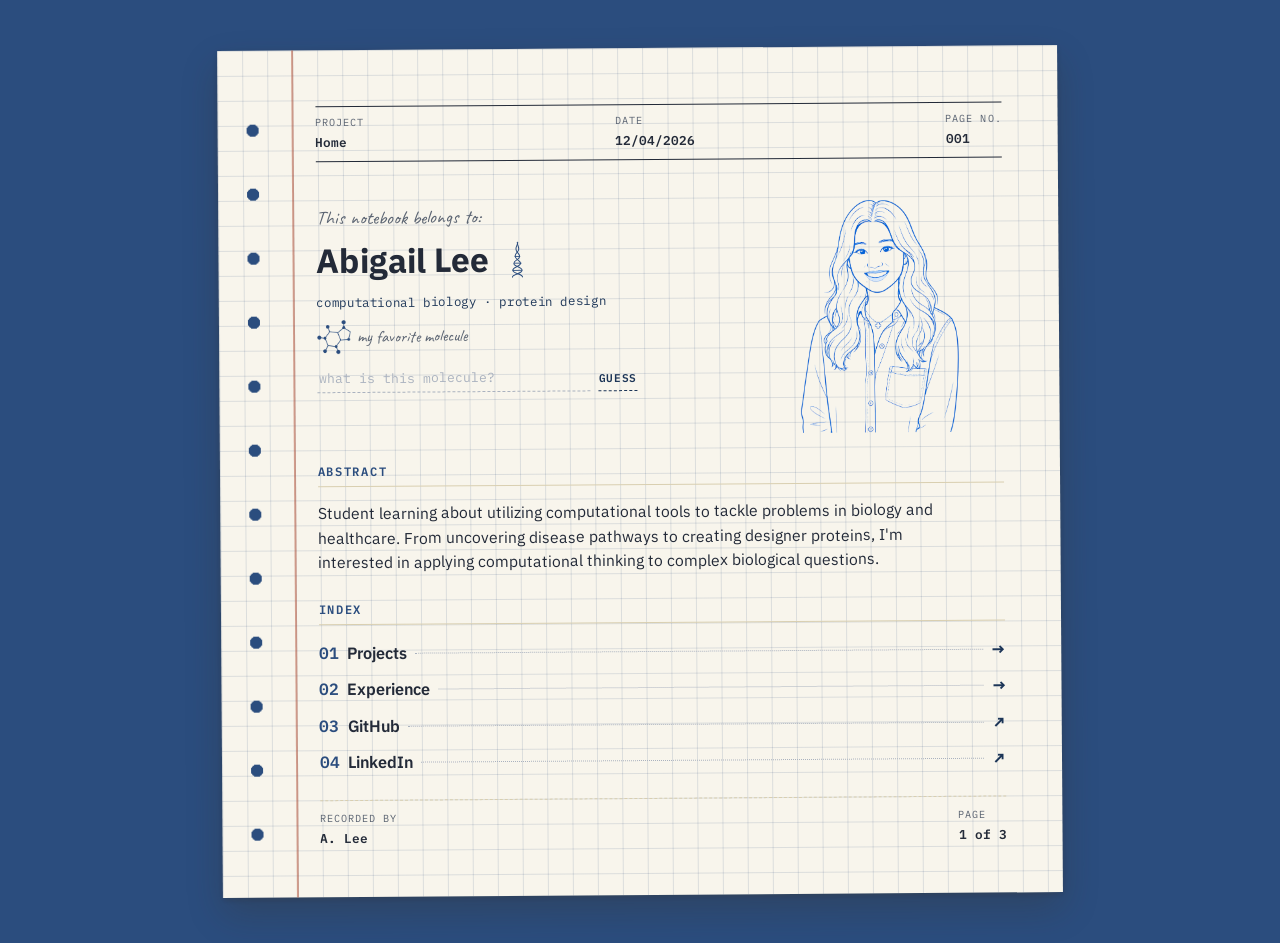
<file: index.html>
<!DOCTYPE html>
<html lang="en">
<head>
  <meta charset="utf-8">
  <meta name="viewport" content="width=device-width, initial-scale=1">
  <title>Abigail Lee</title>
  <meta name="description" content="Abigail Lee — protein design and computational biology">
  <link rel="preconnect" href="https://fonts.googleapis.com">
  <link rel="preconnect" href="https://fonts.gstatic.com" crossorigin>
  <link href="https://fonts.googleapis.com/css2?family=Caveat:wght@600&family=IBM+Plex+Mono:wght@400;500;600&family=IBM+Plex+Sans:wght@400;500;600;700&display=swap" rel="stylesheet">
  <link rel="stylesheet" href="css/main.css">
</head>
<body>
  <div class="notebook-wrap">
    <div class="notebook">
      <div class="notebook-meta">
        <div><span class="meta-label">Project</span><span class="meta-value">Home</span></div>
        <div><span class="meta-label">Date</span><span class="meta-value" id="lab-date">--/--/----</span></div>
        <div><span class="meta-label">Page No.</span><span class="meta-value">001</span></div>
      </div>

      <div class="header-row">
        <img class="stamp-photo" src="images/headshot-illustration.png" alt="Abigail Lee">
        <div class="header-text">
          <p class="belongs-to">This notebook belongs to:</p>
          <div class="notebook-title-row">
            <h1 class="notebook-title">Abigail Lee</h1>
            <img class="title-icon" src="images/dna-sketch.svg" alt="DNA helix">
          </div>
          <p class="notebook-tagline">computational biology &middot; protein design</p>
          <p class="fact-line"><img src="images/caffeine-recolor.png" alt="Mystery molecule"> my favorite molecule</p>
          <form class="molecule-inline" id="molecule-form">
            <input type="text" class="molecule-inline__input" id="molecule-input" placeholder="what is this molecule?" autocomplete="off" aria-label="What is this molecule?">
            <button type="submit" class="molecule-inline__submit">Guess</button>
          </form>
          <p class="molecule-inline__feedback" id="molecule-feedback" aria-live="polite"></p>
        </div>
      </div>

      <p class="section-label">Abstract</p>
      <p class="notebook-text">
        Student learning about utilizing computational tools to tackle problems in biology
        and healthcare. From uncovering disease pathways to creating designer proteins, I'm
        interested in applying computational thinking to complex biological questions.
      </p>

      <p class="section-label">Index</p>
      <nav class="notebook-index" aria-label="Site navigation">
        <a class="index-item" href="projects.html">
          <span class="index-num">01</span>
          <span class="index-name">Projects</span>
          <span class="index-leader"></span>
          <span class="index-arrow">&rarr;</span>
        </a>
        <a class="index-item" href="experience.html">
          <span class="index-num">02</span>
          <span class="index-name">Experience</span>
          <span class="index-leader"></span>
          <span class="index-arrow">&rarr;</span>
        </a>
        <a class="index-item" href="https://github.com/abbydaeun" target="_blank" rel="noopener noreferrer">
          <span class="index-num">03</span>
          <span class="index-name">GitHub</span>
          <span class="index-leader"></span>
          <span class="index-arrow">&#8599;</span>
        </a>
        <a class="index-item" href="https://www.linkedin.com/in/abigail-lee-3aa8171b7/" target="_blank" rel="noopener noreferrer">
          <span class="index-num">04</span>
          <span class="index-name">LinkedIn</span>
          <span class="index-leader"></span>
          <span class="index-arrow">&#8599;</span>
        </a>
      </nav>

      <div class="notebook-footer">
        <div><span class="meta-label">Recorded by</span><span class="meta-value">A. Lee</span></div>
        <div><span class="meta-label">Page</span><span class="meta-value">1 of 3</span></div>
      </div>
    </div>
  </div>

  <script>
    var now = new Date();
    document.getElementById('lab-date').textContent = now.toLocaleDateString('en-US', { month: '2-digit', day: '2-digit', year: 'numeric' });
  </script>
  <script src="js/transitions.js"></script>
  <script src="js/molecule-guess.js"></script>
</body>
</html>
</file>
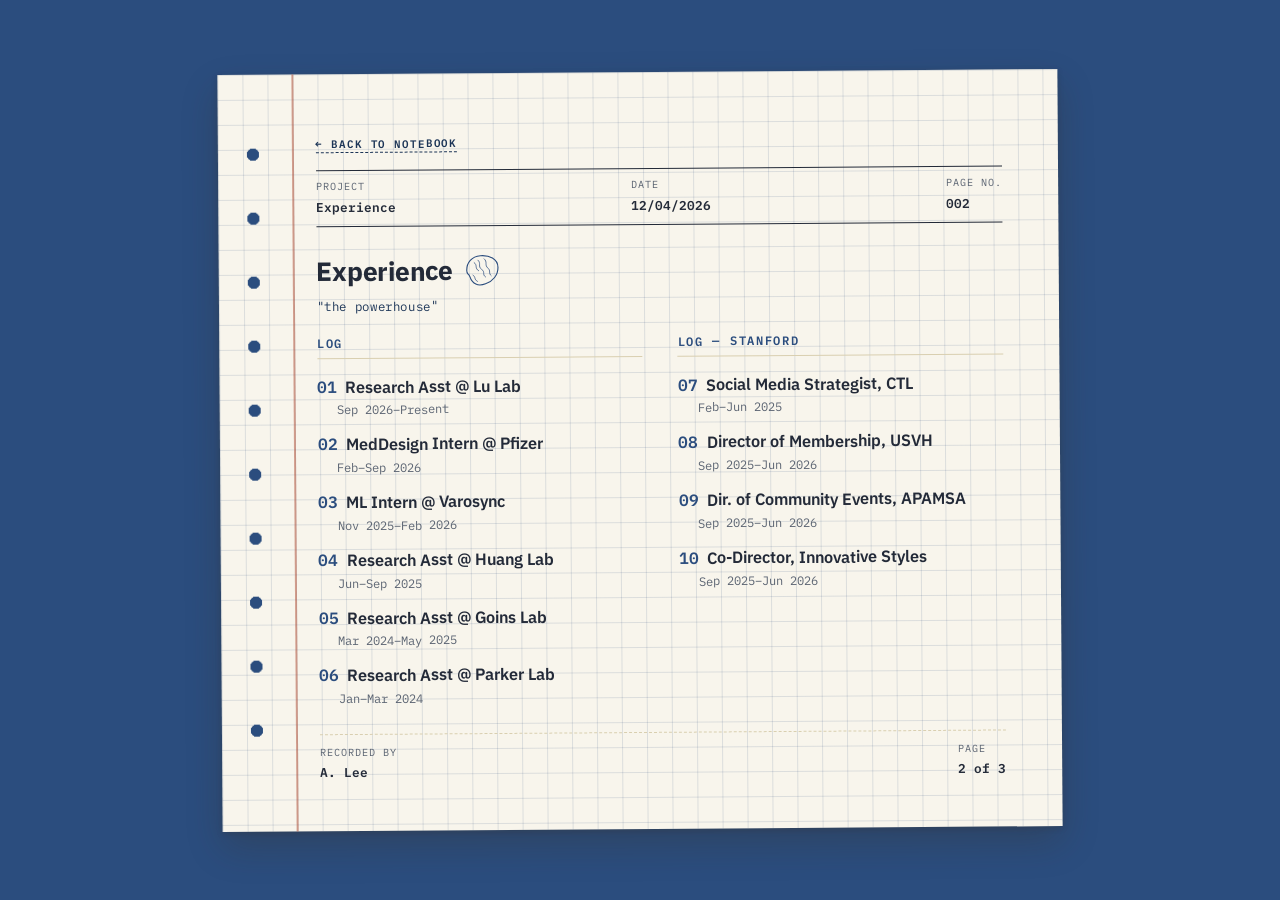
<file: experience.html>
<!DOCTYPE html>
<html lang="en">
<head>
  <meta charset="utf-8">
  <meta name="viewport" content="width=device-width, initial-scale=1">
  <title>Experience — Abigail Lee</title>
  <meta name="description" content="Experience of Abigail Lee">
  <link rel="preconnect" href="https://fonts.googleapis.com">
  <link rel="preconnect" href="https://fonts.gstatic.com" crossorigin>
  <link href="https://fonts.googleapis.com/css2?family=Caveat:wght@600&family=IBM+Plex+Mono:wght@400;500;600&family=IBM+Plex+Sans:wght@400;500;600;700&display=swap" rel="stylesheet">
  <link rel="stylesheet" href="css/main.css">
</head>
<body>
  <div class="notebook-wrap">
    <div class="notebook">
      <a class="return-tab" href="index.html">&larr; back to notebook</a>

      <div class="notebook-meta">
        <div><span class="meta-label">Project</span><span class="meta-value">Experience</span></div>
        <div><span class="meta-label">Date</span><span class="meta-value" id="lab-date">--/--/----</span></div>
        <div><span class="meta-label">Page No.</span><span class="meta-value">002</span></div>
      </div>

      <div class="notebook-title-row">
        <h1 class="notebook-title notebook-title--sub">Experience</h1>
        <img class="title-icon" src="images/mitochondria-sketch.svg" alt="Mitochondria">
      </div>
      <p class="notebook-tagline">"the powerhouse"</p>

      <div class="log-columns">
        <div class="log-column">
          <p class="section-label">Log</p>
          <ul class="notebook-list">
            <li class="list-row">
              <span class="index-num">01</span>
              <span class="list-name">Research Asst @ Lu Lab</span>
              <span class="list-detail">Sep 2026&ndash;Present</span>
            </li>
            <li class="list-row">
              <span class="index-num">02</span>
              <span class="list-name">MedDesign Intern @ Pfizer</span>
              <span class="list-detail">Feb&ndash;Sep 2026</span>
            </li>
            <li class="list-row">
              <span class="index-num">03</span>
              <span class="list-name">ML Intern @ Varosync</span>
              <span class="list-detail">Nov 2025&ndash;Feb 2026</span>
            </li>
            <li class="list-row">
              <span class="index-num">04</span>
              <span class="list-name">Research Asst @ Huang Lab</span>
              <span class="list-detail">Jun&ndash;Sep 2025</span>
            </li>
            <li class="list-row">
              <span class="index-num">05</span>
              <span class="list-name">Research Asst @ Goins Lab</span>
              <span class="list-detail">Mar 2024&ndash;May 2025</span>
            </li>
            <li class="list-row">
              <span class="index-num">06</span>
              <span class="list-name">Research Asst @ Parker Lab</span>
              <span class="list-detail">Jan&ndash;Mar 2024</span>
            </li>
          </ul>
        </div>

        <div class="log-column">
          <p class="section-label">Log &mdash; Stanford</p>
          <ul class="notebook-list">
            <li class="list-row">
              <span class="index-num">07</span>
              <span class="list-name">Social Media Strategist, CTL</span>
              <span class="list-detail">Feb&ndash;Jun 2025</span>
            </li>
            <li class="list-row">
              <span class="index-num">08</span>
              <span class="list-name">Director of Membership, USVH</span>
              <span class="list-detail">Sep 2025&ndash;Jun 2026</span>
            </li>
            <li class="list-row">
              <span class="index-num">09</span>
              <span class="list-name">Dir. of Community Events, APAMSA</span>
              <span class="list-detail">Sep 2025&ndash;Jun 2026</span>
            </li>
            <li class="list-row">
              <span class="index-num">10</span>
              <span class="list-name">Co-Director, Innovative Styles</span>
              <span class="list-detail">Sep 2025&ndash;Jun 2026</span>
            </li>
          </ul>
        </div>
      </div>

      <div class="notebook-footer">
        <div><span class="meta-label">Recorded by</span><span class="meta-value">A. Lee</span></div>
        <div><span class="meta-label">Page</span><span class="meta-value">2 of 3</span></div>
      </div>
    </div>
  </div>

  <script>
    var now = new Date();
    document.getElementById('lab-date').textContent = now.toLocaleDateString('en-US', { month: '2-digit', day: '2-digit', year: 'numeric' });
  </script>
  <script src="js/transitions.js"></script>
</body>
</html>
</file>
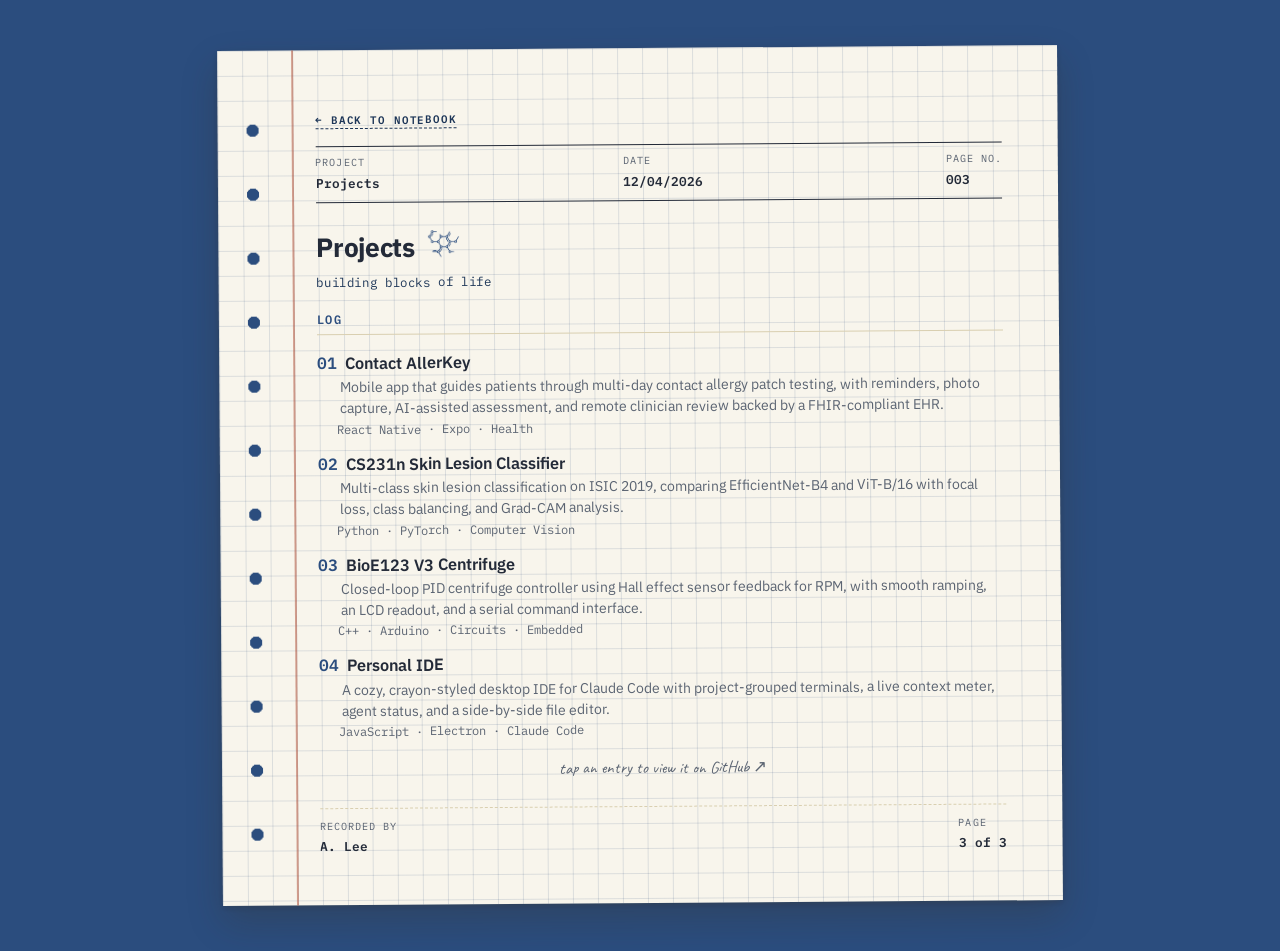
<file: projects.html>
<!DOCTYPE html>
<html lang="en">
<head>
  <meta charset="utf-8">
  <meta name="viewport" content="width=device-width, initial-scale=1">
  <title>Projects — Abigail Lee</title>
  <meta name="description" content="Projects by Abigail Lee">
  <link rel="preconnect" href="https://fonts.googleapis.com">
  <link rel="preconnect" href="https://fonts.gstatic.com" crossorigin>
  <link href="https://fonts.googleapis.com/css2?family=Caveat:wght@600&family=IBM+Plex+Mono:wght@400;500;600&family=IBM+Plex+Sans:wght@400;500;600;700&display=swap" rel="stylesheet">
  <link rel="stylesheet" href="css/main.css">
</head>
<body>
  <div class="notebook-wrap">
    <div class="notebook">
      <a class="return-tab" href="index.html">&larr; back to notebook</a>

      <div class="notebook-meta">
        <div><span class="meta-label">Project</span><span class="meta-value">Projects</span></div>
        <div><span class="meta-label">Date</span><span class="meta-value" id="lab-date">--/--/----</span></div>
        <div><span class="meta-label">Page No.</span><span class="meta-value">003</span></div>
      </div>

      <div class="notebook-title-row">
        <h1 class="notebook-title notebook-title--sub">Projects</h1>
        <img class="title-icon" src="images/aminoacid-recolor.png" alt="Amino acid structure">
      </div>
      <p class="notebook-tagline">building blocks of life</p>

      <p class="section-label">Log</p>
      <nav class="notebook-list" aria-label="Projects">
        <a class="list-row" href="https://github.com/CS342/2026-Skin" target="_blank" rel="noopener noreferrer">
          <span class="index-num">01</span>
          <span class="list-name">Contact AllerKey</span>
          <span class="list-desc">Mobile app that guides patients through multi-day contact allergy patch testing, with reminders, photo capture, AI-assisted assessment, and remote clinician review backed by a FHIR-compliant EHR.</span>
          <span class="list-detail">React Native &middot; Expo &middot; Health</span>
        </a>
        <a class="list-row" href="https://github.com/abbydaeun/cs231n-project" target="_blank" rel="noopener noreferrer">
          <span class="index-num">02</span>
          <span class="list-name">CS231n Skin Lesion Classifier</span>
          <span class="list-desc">Multi-class skin lesion classification on ISIC 2019, comparing EfficientNet-B4 and ViT-B/16 with focal loss, class balancing, and Grad-CAM analysis.</span>
          <span class="list-detail">Python &middot; PyTorch &middot; Computer Vision</span>
        </a>
        <a class="list-row" href="https://github.com/abbydaeun/BioE123-V3-Centrifuge" target="_blank" rel="noopener noreferrer">
          <span class="index-num">03</span>
          <span class="list-name">BioE123 V3 Centrifuge</span>
          <span class="list-desc">Closed-loop PID centrifuge controller using Hall effect sensor feedback for RPM, with smooth ramping, an LCD readout, and a serial command interface.</span>
          <span class="list-detail">C++ &middot; Arduino &middot; Circuits &middot; Embedded</span>
        </a>
        <a class="list-row" href="https://github.com/abbydaeun/personal-ide" target="_blank" rel="noopener noreferrer">
          <span class="index-num">04</span>
          <span class="list-name">Personal IDE</span>
          <span class="list-desc">A cozy, crayon-styled desktop IDE for Claude Code with project-grouped terminals, a live context meter, agent status, and a side-by-side file editor.</span>
          <span class="list-detail">JavaScript &middot; Electron &middot; Claude Code</span>
        </a>
      </nav>

      <p class="notebook-note">tap an entry to view it on GitHub &#8599;</p>

      <div class="notebook-footer">
        <div><span class="meta-label">Recorded by</span><span class="meta-value">A. Lee</span></div>
        <div><span class="meta-label">Page</span><span class="meta-value">3 of 3</span></div>
      </div>
    </div>
  </div>

  <script>
    var now = new Date();
    document.getElementById('lab-date').textContent = now.toLocaleDateString('en-US', { month: '2-digit', day: '2-digit', year: 'numeric' });
  </script>
  <script src="js/transitions.js"></script>
</body>
</html>
</file>
<file: css/main.css>
*,
*::before,
*::after {
  box-sizing: border-box;
  margin: 0;
  padding: 0;
  cursor: url("../images/pencil-cursor.svg") 5 32, url("../images/pencil-cursor.png") 5 32, auto;
}

:root {
  --page-bg: #2b4d7e;
  --page-bg-2: #1c3557;
  --paper: #f8f5ec;
  --grid-line: rgba(43, 77, 126, 0.14);
  --margin-line: #b5573f;
  --ink: #232a38;
  --ink-soft: #5b6472;
  --ink-faint: #aab2bf;
  --rule: #d9cfb0;
  --amber: #2b4d7e;
  --amber-dark: #1c3557;
  --shadow: 0 16px 36px rgba(59, 40, 15, 0.22), 0 2px 6px rgba(59, 40, 15, 0.16);
}

html,
body {
  min-height: 100%;
}

body {
  font-family: "IBM Plex Sans", -apple-system, BlinkMacSystemFont, "Segoe UI", sans-serif;
  background: var(--page-bg);
  color: var(--ink);
  line-height: 1.55;
  -webkit-font-smoothing: antialiased;
  min-height: 100vh;
  padding: 3rem 1rem;
  display: flex;
  justify-content: center;
  align-items: center;
}

.mono {
  font-family: "IBM Plex Mono", ui-monospace, SFMono-Regular, monospace;
}

@media (prefers-reduced-motion: no-preference) {
  body {
    animation: page-fade-in 0.35s ease both;
  }

  body.is-leaving {
    opacity: 0;
    transition: opacity 0.22s ease;
  }

  @keyframes page-fade-in {
    from {
      opacity: 0;
      transform: translateY(6px);
    }
    to {
      opacity: 1;
      transform: translateY(0);
    }
  }
}

/* ----- notebook shell ----- */

.notebook-wrap {
  width: 100%;
  max-width: 840px;
}

.notebook {
  position: relative;
  background-color: var(--paper);
  background-image:
    linear-gradient(var(--grid-line) 1px, transparent 1px),
    linear-gradient(90deg, var(--grid-line) 1px, transparent 1px);
  background-size: 25px 25px;
  padding: 3.5rem 3.5rem 3rem 6.1rem;
  box-shadow: var(--shadow);
  transform: rotate(-0.4deg);
}

.notebook::before {
  content: "";
  position: absolute;
  top: 0;
  bottom: 0;
  left: 4.6rem;
  width: 2px;
  background: var(--margin-line);
  opacity: 0.55;
}

.notebook::after {
  content: "";
  position: absolute;
  top: 3rem;
  bottom: 3rem;
  left: 1.6rem;
  width: 18px;
  background-image: radial-gradient(circle, var(--page-bg) 6px, transparent 6.5px);
  background-size: 18px 64px;
  background-repeat: repeat-y;
}

/* ----- header meta table ----- */

.notebook-meta {
  display: flex;
  justify-content: space-between;
  gap: 0.75rem;
  border-top: 1.5px solid var(--ink);
  border-bottom: 1.5px solid var(--ink);
  padding: 0.5rem 0;
  margin-bottom: 1.5rem;
}

.notebook-meta > div,
.notebook-footer > div {
  display: flex;
  flex-direction: column;
  gap: 0.15rem;
  min-width: 0;
}

.meta-label {
  font-family: "IBM Plex Mono", monospace;
  font-size: 0.64rem;
  text-transform: uppercase;
  letter-spacing: 0.1em;
  color: var(--ink-soft);
}

.meta-value {
  font-family: "IBM Plex Mono", monospace;
  font-size: 0.8rem;
  font-weight: 600;
  color: var(--ink);
  white-space: nowrap;
  overflow: hidden;
  text-overflow: ellipsis;
}

/* ----- return tab (sub pages) ----- */

.return-tab {
  display: inline-block;
  margin-bottom: 1.1rem;
  color: var(--amber-dark);
  text-decoration: none;
  font-family: "IBM Plex Mono", monospace;
  font-size: 0.68rem;
  font-weight: 600;
  text-transform: uppercase;
  letter-spacing: 0.08em;
  border-bottom: 1px dashed var(--amber-dark);
}

.return-tab:hover {
  color: var(--ink);
  border-color: var(--ink);
}

/* ----- title ----- */

.belongs-to {
  font-family: "Caveat", cursive;
  font-size: 1.2rem;
  color: var(--ink-soft);
  margin-bottom: 0.1rem;
}

.notebook-title-row {
  display: flex;
  align-items: center;
  gap: 0.55rem;
}

.title-icon {
  width: 40px;
  height: auto;
  flex-shrink: 0;
  display: block;
}

.notebook-title {
  font-size: 2.1rem;
  font-weight: 700;
  letter-spacing: -0.01em;
  color: var(--ink);
}

.notebook-title--sub {
  font-size: 1.65rem;
}

.notebook-tagline {
  font-family: "IBM Plex Mono", monospace;
  font-size: 0.78rem;
  color: var(--amber-dark);
  letter-spacing: 0.05em;
  margin-top: 0.35rem;
}

/* ----- margin doodle ----- */

.margin-note {
  float: right;
  width: 74px;
  margin: 0.1rem 0 0.6rem 1rem;
  text-align: center;
  transform: rotate(4deg);
}

.margin-note img {
  width: 100%;
  display: block;
}

.margin-note span {
  display: block;
  font-family: "Caveat", cursive;
  font-size: 0.95rem;
  color: var(--ink-soft);
  margin-top: 0.2rem;
  line-height: 1.1;
}

.fact-line {
  display: flex;
  align-items: center;
  gap: 0.4rem;
  font-family: "Caveat", cursive;
  font-size: 1.05rem;
  color: var(--ink-soft);
  margin-top: 0.5rem;
}

.fact-line img {
  width: 34px;
  height: 34px;
  object-fit: contain;
}

/* ----- molecule guess (inline) ----- */

.molecule-inline {
  display: flex;
  align-items: center;
  gap: 0.5rem;
  max-width: 320px;
  margin-top: 0.6rem;
}

.molecule-inline__input {
  flex: 1;
  min-width: 0;
  font-family: "IBM Plex Mono", monospace;
  font-size: 0.82rem;
  color: var(--ink);
  background: transparent;
  border: none;
  border-bottom: 1.5px dashed var(--ink-faint);
  padding: 0.35rem 0.1rem;
}

.molecule-inline__input::placeholder {
  color: var(--ink-faint);
}

.molecule-inline__input:focus-visible {
  outline: none;
  border-color: var(--amber);
}

.molecule-inline__submit {
  font-family: "IBM Plex Mono", monospace;
  font-size: 0.7rem;
  font-weight: 600;
  text-transform: uppercase;
  letter-spacing: 0.06em;
  color: var(--amber-dark);
  background: none;
  border: none;
  border-bottom: 1px dashed var(--amber-dark);
  padding: 0.3rem 0;
  flex-shrink: 0;
}

.molecule-inline__submit:hover,
.molecule-inline__submit:focus-visible {
  color: var(--ink);
  border-color: var(--ink);
}

.molecule-inline__feedback {
  min-height: 1.2rem;
  font-family: "Caveat", cursive;
  font-size: 1.05rem;
  color: var(--ink-soft);
  margin-top: 0.35rem;
}

.molecule-inline__feedback.is-correct {
  color: var(--amber-dark);
}

.molecule-inline__feedback.is-wrong {
  color: var(--margin-line);
}

.molecule-inline__link {
  color: var(--amber-dark);
  text-decoration: none;
  border-bottom: 1px dashed var(--amber-dark);
}

.molecule-inline__link:hover,
.molecule-inline__link:focus-visible {
  color: var(--ink);
  border-color: var(--ink);
}

.header-row {
  display: flex;
  align-items: center;
  justify-content: space-between;
  gap: 1.6rem;
}

.header-text {
  order: 0;
  min-width: 0;
  flex: 1;
}

.stamp-photo {
  order: 1;
  flex-shrink: 0;
  width: 250px;
  height: 250px;
  object-fit: contain;
  object-position: center top;
}

/* ----- section content ----- */

.section-label {
  clear: both;
  font-family: "IBM Plex Mono", monospace;
  font-size: 0.76rem;
  font-weight: 600;
  text-transform: uppercase;
  letter-spacing: 0.14em;
  color: var(--amber);
  border-bottom: 1px solid var(--rule);
  padding-bottom: 0.35rem;
  margin: 1.6rem 0 0.9rem;
}

.notebook-title-row + .notebook-tagline + .section-label,
.notebook-title-row + .section-label {
  margin-top: 1.1rem;
}

.notebook-text {
  font-size: 0.98rem;
  color: var(--ink);
  max-width: 62ch;
}

/* ----- log columns (experience page) ----- */

.log-columns {
  display: grid;
  grid-template-columns: 1fr 1fr;
  column-gap: 2.2rem;
  align-items: start;
  margin-top: 1.1rem;
}

.log-columns .section-label {
  margin-top: 0;
}

/* ----- index / item list ----- */

.notebook-index,
.notebook-list {
  list-style: none;
  display: flex;
  flex-direction: column;
  gap: 0.7rem;
}

.index-item,
.list-row {
  display: flex;
  align-items: baseline;
  gap: 0.5em;
  text-decoration: none;
  color: inherit;
  font-size: 1.02rem;
}

.list-row {
  flex-wrap: wrap;
  row-gap: 0.15rem;
}

.index-num {
  font-family: "IBM Plex Mono", monospace;
  font-weight: 600;
  color: var(--amber);
  flex-shrink: 0;
}

.index-name,
.list-name {
  font-weight: 600;
  color: var(--ink);
  min-width: 0;
}

.index-leader {
  flex: 1;
  min-width: 0.75em;
  border-bottom: 1px dotted var(--ink-faint);
  transform: translateY(-0.3em);
}

.index-arrow {
  flex-shrink: 0;
  color: var(--amber-dark);
  font-weight: 700;
}

a.index-item:hover,
a.list-row:hover {
  color: var(--amber-dark);
}

a.index-item:hover .index-leader {
  border-color: var(--amber-dark);
}

.list-desc {
  flex-basis: 100%;
  margin-left: 1.6em;
  font-size: 0.88rem;
  line-height: 1.45;
  color: var(--ink-soft);
}

.list-detail {
  flex-basis: 100%;
  margin-left: 1.6em;
  font-family: "IBM Plex Mono", monospace;
  font-size: 0.76rem;
  color: var(--ink-soft);
}

/* ----- footer ----- */

.notebook-footer {
  clear: both;
  display: flex;
  justify-content: space-between;
  gap: 0.75rem;
  border-top: 1px dashed var(--rule);
  margin-top: 1.6rem;
  padding-top: 0.6rem;
}

.notebook-note {
  clear: both;
  font-family: "Caveat", cursive;
  font-size: 1.05rem;
  color: var(--ink-soft);
  text-align: center;
  margin-top: 0.9rem;
}

@media (max-width: 480px) {
  body {
    padding: 2rem 0.5rem 3rem;
  }

  .notebook {
    padding: 2.2rem 1.3rem 1.7rem 3.6rem;
  }

  .notebook::before {
    left: 2.75rem;
  }

  .notebook::after {
    left: 0.85rem;
  }

  .belongs-to {
    font-size: 1rem;
  }

  .notebook-title {
    font-size: 1.5rem;
  }

  .notebook-title--sub {
    font-size: 1.3rem;
  }

  .notebook-text {
    font-size: 0.88rem;
  }

  .index-item,
  .list-row {
    font-size: 0.88rem;
  }

  .header-row {
    display: block;
  }

  .header-text {
    min-width: 0;
  }

  .stamp-photo {
    float: right;
    width: 82px;
    height: 82px;
    object-fit: contain;
    object-position: center top;
    margin: 0.1rem 0 0.6rem 1.5rem;
  }

  .title-icon {
    width: 30px;
  }

  .log-columns {
    grid-template-columns: 1fr;
    row-gap: 1.5rem;
  }

  .log-column + .log-column .section-label {
    margin-top: 0.5rem;
  }

}
</file>
